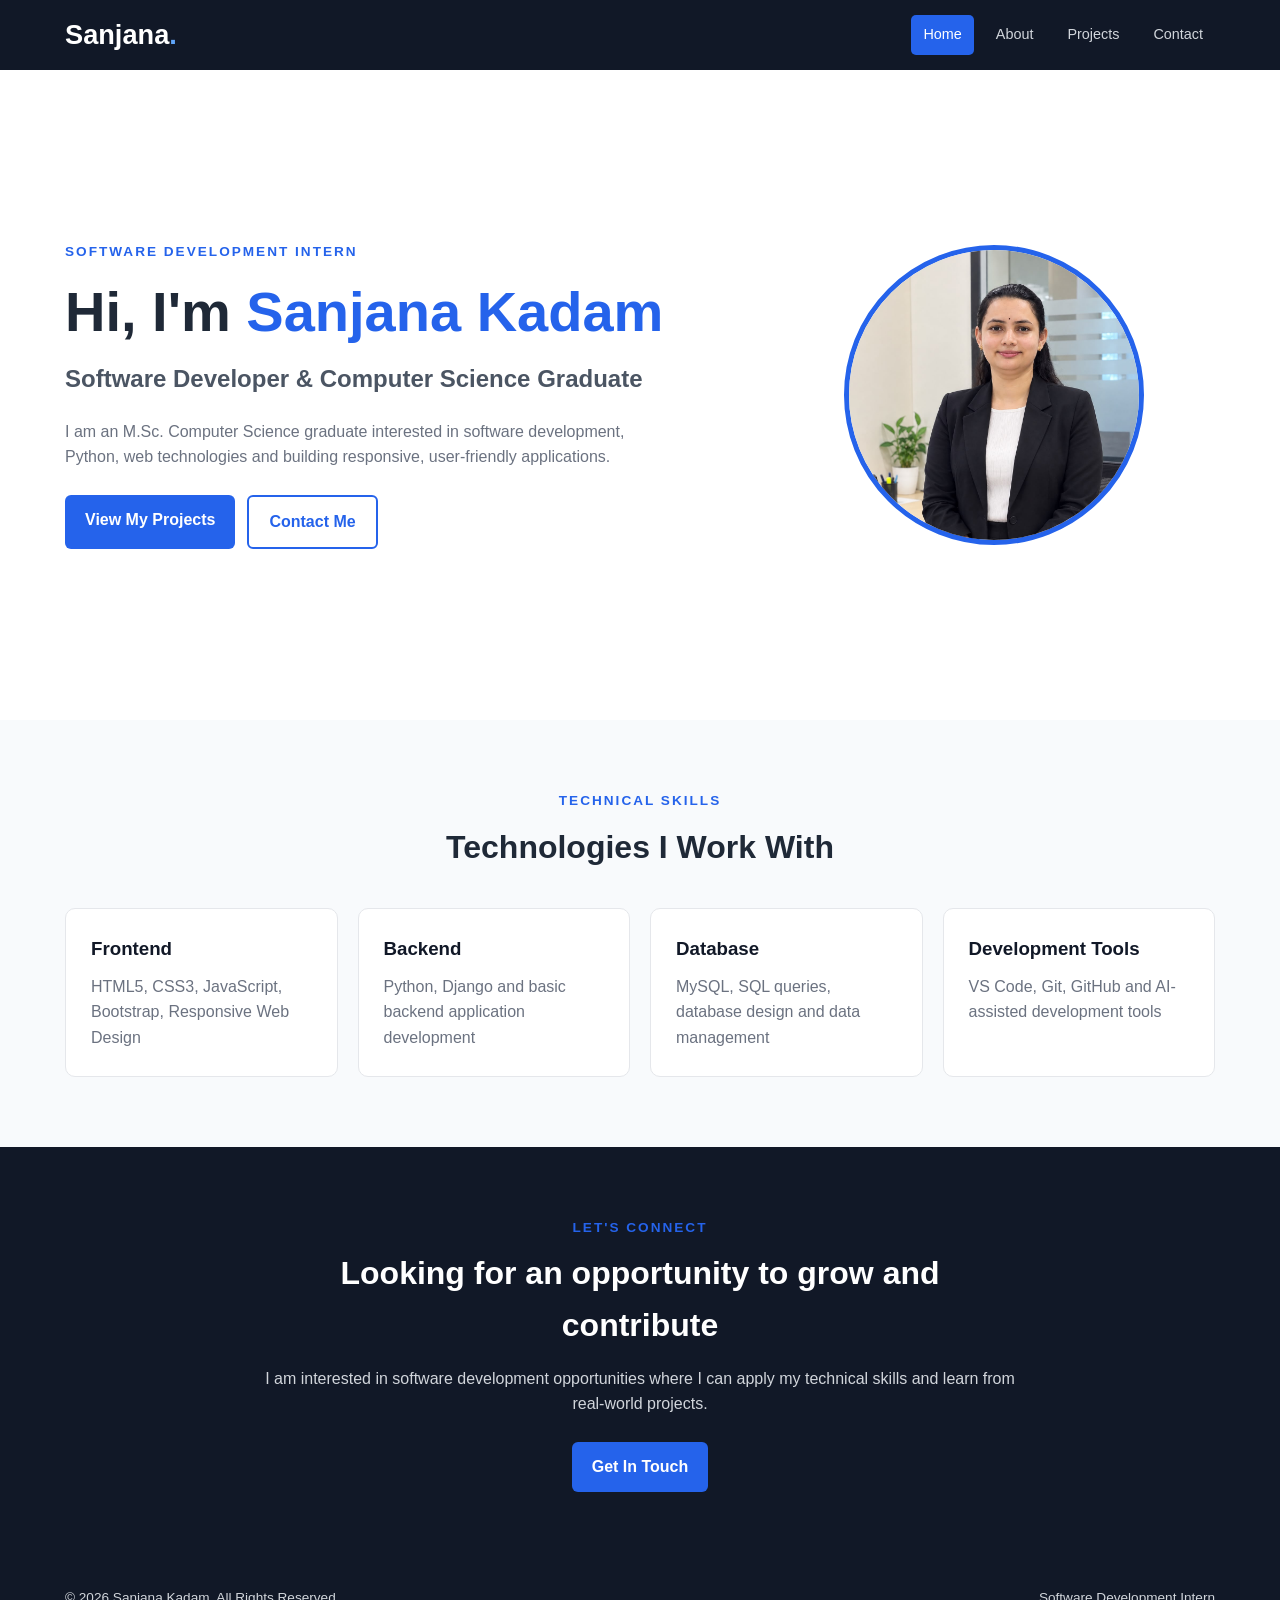
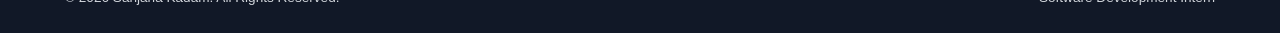
<file: index.html>
<!DOCTYPE html>
<html lang="en">

<head>
    <meta charset="UTF-8">

    <meta name="viewport" content="width=device-width, initial-scale=1.0">

    <meta name="description"
        content="Sanjana Kadam - Software Development Intern and Computer Science graduate portfolio">

    <title>Sanjana Kadam | Software Developer</title>

    <link rel="stylesheet" href="styles.css">
</head>

<body>

    <!-- Header -->
    <header class="site-header">

        <div class="container navbar">

            <a href="index.html" class="logo">
                Sanjana<span>.</span>
            </a>

            <nav aria-label="Main Navigation">
                <ul class="nav-links">
                    <li>
                        <a href="index.html" class="active">Home</a>
                    </li>

                    <li>
                        <a href="about.html">About</a>
                    </li>

                    <li>
                        <a href="projects.html">Projects</a>
                    </li>

                    <li>
                        <a href="contact.html">Contact</a>
                    </li>
                </ul>
            </nav>

        </div>

    </header>


    <main>

        <!-- Hero Section -->
        <section class="hero">

            <div class="container hero-grid">

                <div class="hero-content">

                    <p class="eyebrow">
                        SOFTWARE DEVELOPMENT INTERN
                    </p>

                    <h1>
                        Hi, I'm <span>Sanjana Kadam</span>
                    </h1>

                    <h2>
                        Software Developer & Computer Science Graduate
                    </h2>

                    <p class="hero-description">
                        I am an M.Sc. Computer Science graduate interested in
                        software development, Python, web technologies and
                        building responsive, user-friendly applications.
                    </p>

                    <div class="hero-buttons">

                        <a href="projects.html" class="btn btn-primary"> 
                            View My Projects
                        </a>

                        <a href="contact.html" class="btn btn-outline">
                            Contact Me
                        </a>

                    </div>

                </div>


                <div class="hero-image">

                    <img src="Sanjana Image.jpeg"
                        alt="Professional profile photo of Sanjana Kadam">

                </div>

            </div>

        </section>


        <!-- Skills -->
        <section class="skills-section">

            <div class="container">

                <div class="section-heading">
                    <p class="section-label">TECHNICAL SKILLS</p>

                    <h2>
                        Technologies I Work With
                    </h2>
                </div>


                <div class="skills-grid">

                    <article class="skill-card">
                        <h3>Frontend</h3>

                        <p>
                            HTML5, CSS3, JavaScript, Bootstrap,
                            Responsive Web Design
                        </p>
                    </article>


                    <article class="skill-card">
                        <h3>Backend</h3>

                        <p>
                            Python, Django and basic backend
                            application development
                        </p>
                    </article>


                    <article class="skill-card">
                        <h3>Database</h3>

                        <p>
                            MySQL, SQL queries, database design
                            and data management
                        </p>
                    </article>


                    <article class="skill-card">
                        <h3>Development Tools</h3>

                        <p>
                            VS Code, Git, GitHub and AI-assisted
                            development tools
                        </p>
                    </article>

                </div>

            </div>

        </section>


        <!-- CTA -->
        <section class="cta-section">

            <div class="container cta-content">

                <p class="section-label">
                    LET'S CONNECT
                </p>

                <h2>
                    Looking for an opportunity to grow and contribute
                </h2>

                <p>
                    I am interested in software development opportunities
                    where I can apply my technical skills and learn from
                    real-world projects.
                </p>

                <a href="contact.html" class="btn btn-primary">
                    Get In Touch
                </a>

            </div>

        </section>

    </main>


    <!-- Footer -->
    <footer class="site-footer">

        <div class="container footer-content">

            <p>
                © 2026 Sanjana Kadam. All Rights Reserved.
            </p>

            <p>
                Software Development Intern
            </p>

        </div>

    </footer>

</body>

</html>
</file>
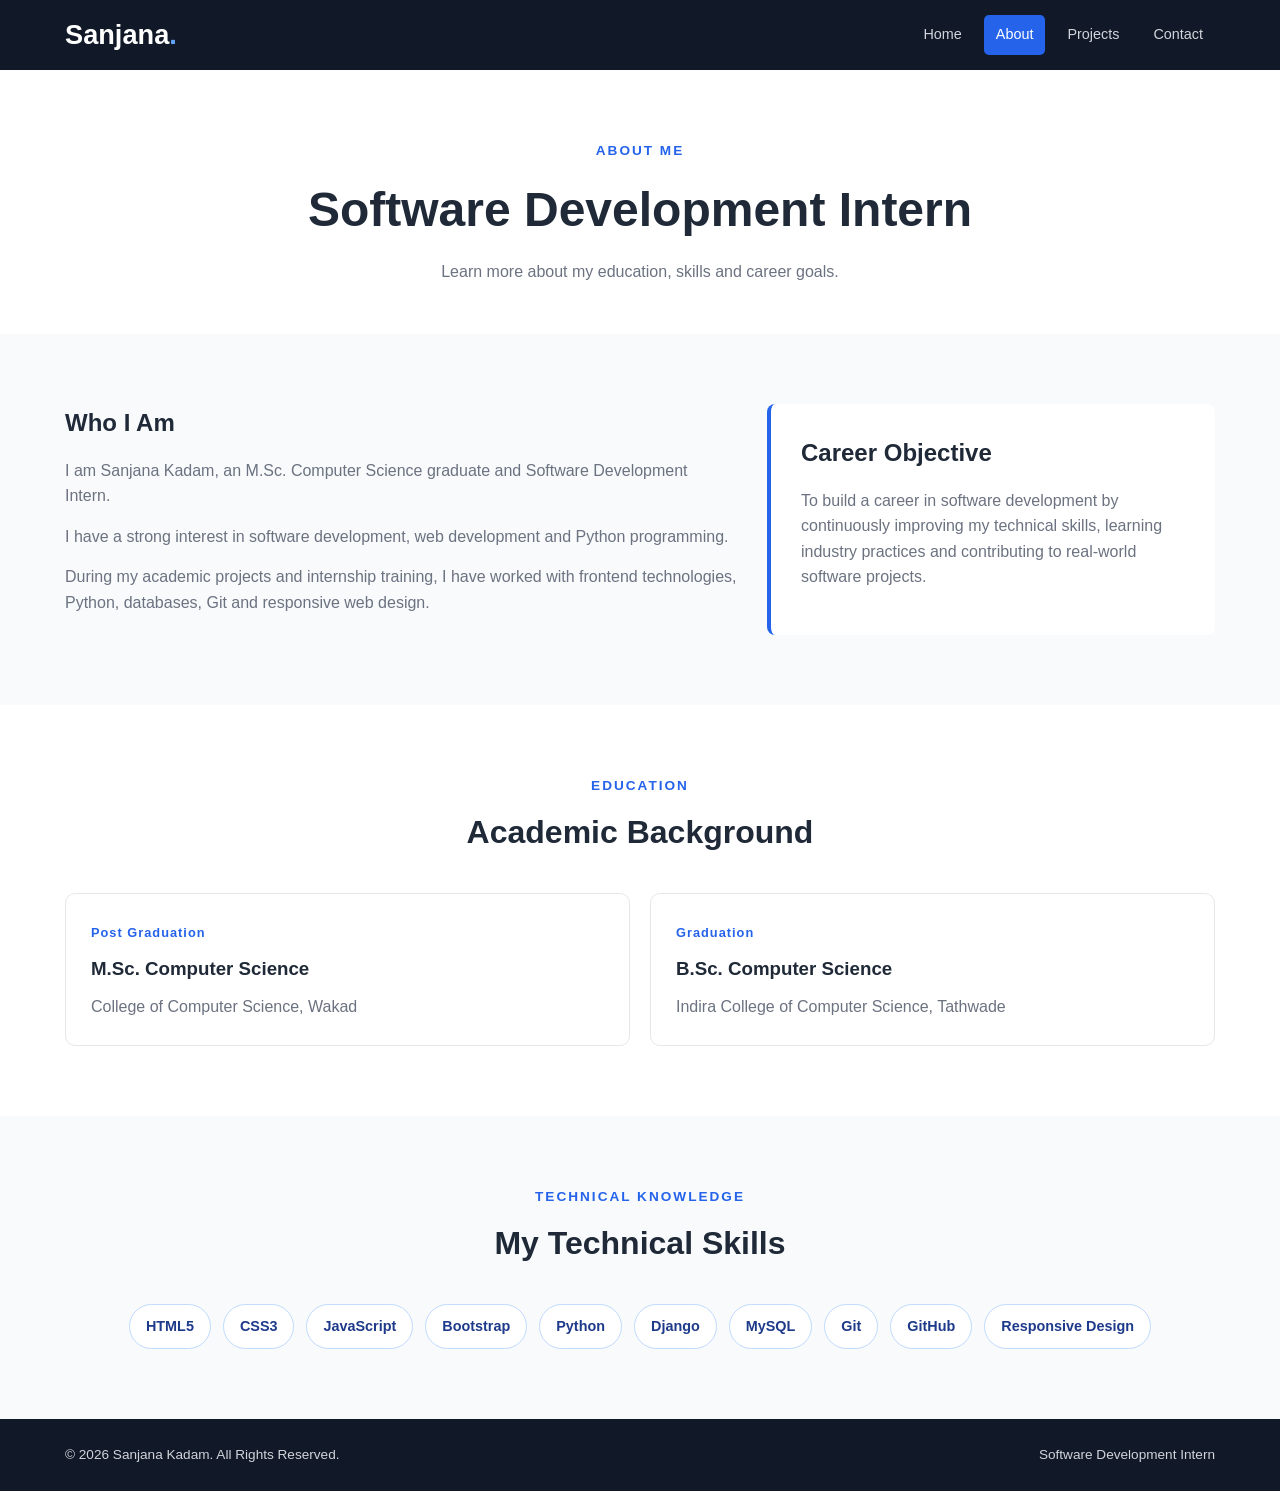
<file: about.html>
<!DOCTYPE html>
<html lang="en">

<head>

    <meta charset="UTF-8">

    <meta name="viewport" content="width=device-width, initial-scale=1.0">

    <meta name="description"
        content="About Sanjana Kadam - Software Development Intern">

    <title>About | Sanjana Kadam</title>

    <link rel="stylesheet" href="styles.css">

</head>

<body>

    <!-- Header -->
    <header class="site-header">

        <div class="container navbar">

            <a href="index.html" class="logo">
                Sanjana<span>.</span>
            </a>

            <nav aria-label="Main Navigation">

                <ul class="nav-links">

                    <li>
                        <a href="index.html">Home</a>
                    </li>

                    <li>
                        <a href="about.html" class="active">
                            About
                        </a>
                    </li>

                    <li>
                        <a href="projects.html">
                            Projects
                        </a>
                    </li>

                    <li>
                        <a href="contact.html">
                            Contact
                        </a>
                    </li>

                </ul>

            </nav>

        </div>

    </header>


    <main>

        <!-- Page Header -->
        <section class="page-header">

            <div class="container">

                <p class="section-label">
                    ABOUT ME
                </p>

                <h1>
                    Software Development Intern
                </h1>

                <p>
                    Learn more about my education, skills and career goals.
                </p>

            </div>

        </section>


        <!-- About -->
        <section class="about-section">

            <div class="container about-grid">

                <div>

                    <h2>
                        Who I Am
                    </h2>

                    <p>
                        I am Sanjana Kadam, an M.Sc. Computer Science
                        graduate and Software Development Intern.
                    </p>

                    <p>
                        I have a strong interest in software development,
                        web development and Python programming.
                    </p>

                    <p>
                        During my academic projects and internship training,
                        I have worked with frontend technologies, Python,
                        databases, Git and responsive web design.
                    </p>

                </div>


                <div class="info-card">

                    <h2>
                        Career Objective
                    </h2>

                    <p>
                        To build a career in software development by
                        continuously improving my technical skills,
                        learning industry practices and contributing
                        to real-world software projects.
                    </p>

                </div>

            </div>

        </section>


        <!-- Education -->
        <section class="education-section">

            <div class="container">

                <div class="section-heading">

                    <p class="section-label">
                        EDUCATION
                    </p>

                    <h2>
                        Academic Background
                    </h2>

                </div>


                <div class="education-grid">

                    <article class="education-card">

                        <span>
                            Post Graduation
                        </span>

                        <h3>
                            M.Sc. Computer Science
                        </h3>

                        <p>
                            College of Computer Science, Wakad
                        </p>

                        

                    </article>


                    <article class="education-card">

                        <span>
                            Graduation
                        </span>

                        <h3>
                            B.Sc. Computer Science
                        </h3>

                        <p>
                            Indira College of Computer Science,
                            Tathwade
                        </p>

                    </article>

                </div>

            </div>

        </section>


        <!-- Technical Skills -->
        <section class="technical-section">

            <div class="container">

                <div class="section-heading">

                    <p class="section-label">
                        TECHNICAL KNOWLEDGE
                    </p>

                    <h2>
                        My Technical Skills
                    </h2>

                </div>


                <div class="technology-list">

                    <span>HTML5</span>

                    <span>CSS3</span>

                    <span>JavaScript</span>

                    <span>Bootstrap</span>

                    <span>Python</span>

                    <span>Django</span>

                    <span>MySQL</span>

                    <span>Git</span>

                    <span>GitHub</span>

                    <span>Responsive Design</span>

                </div>

            </div>

        </section>

    </main>


    <footer class="site-footer">

        <div class="container footer-content">

            <p>
                © 2026 Sanjana Kadam. All Rights Reserved.
            </p>

            <p>
                Software Development Intern
            </p>

        </div>

    </footer>

</body>

</html>
</file>
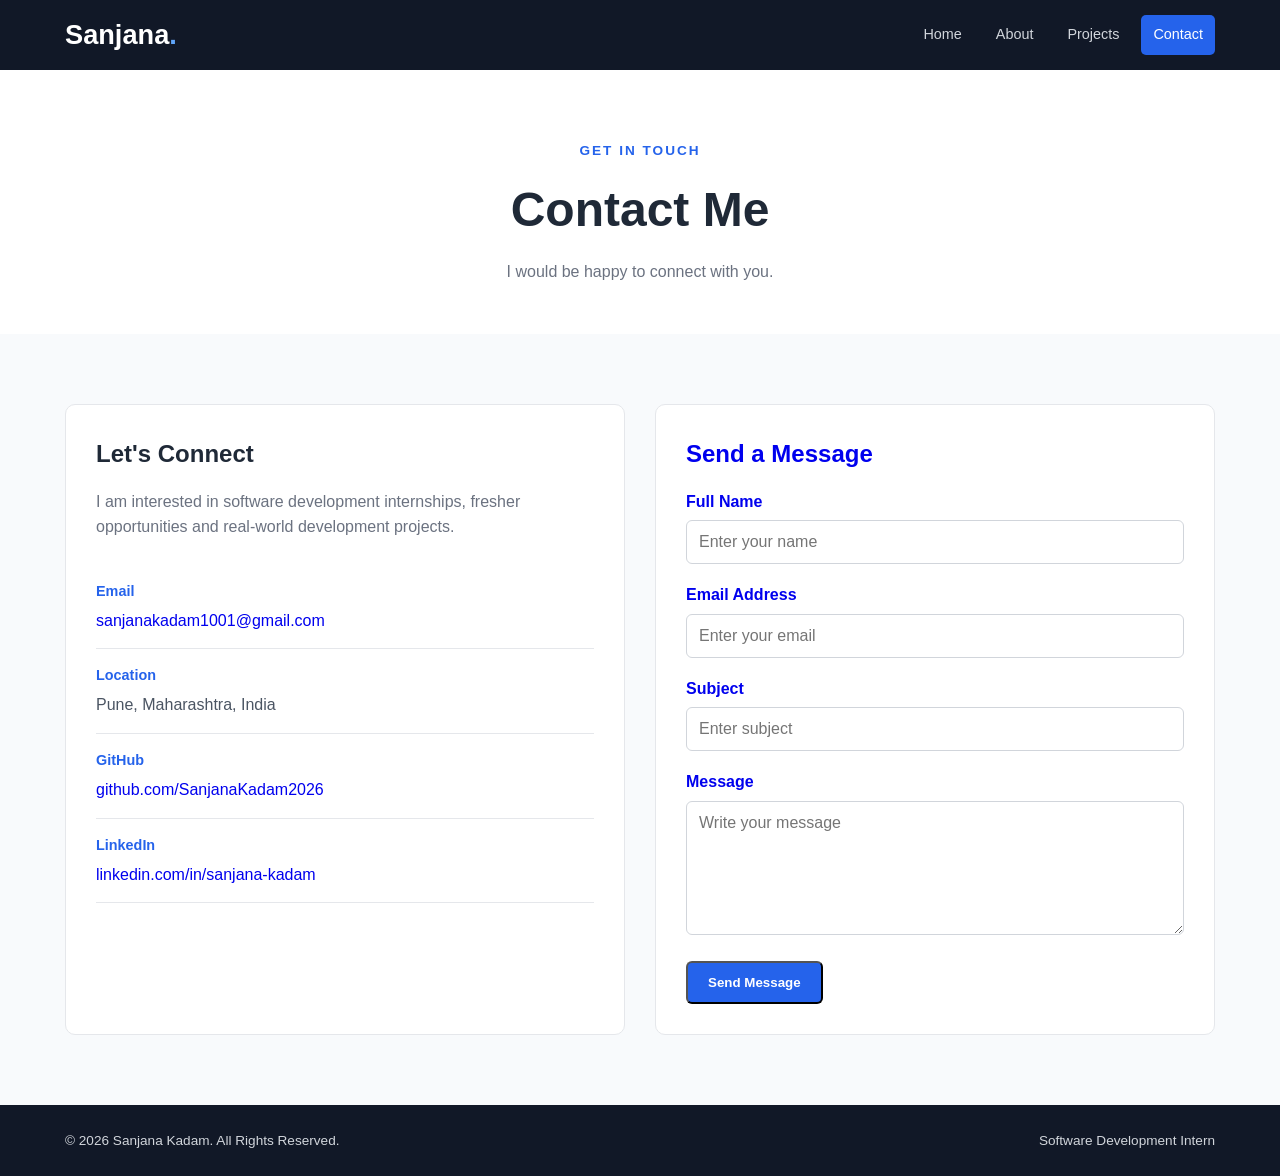
<file: contact.html>
<!DOCTYPE html>
<html lang="en">

<head>

    <meta charset="UTF-8">

    <meta name="viewport"
        content="width=device-width, initial-scale=1.0">

    <meta name="description"
        content="Contact Sanjana Kadam">

    <title>Contact | Sanjana Kadam</title>

    <link rel="stylesheet" href="styles.css">

</head>

<body>

    <header class="site-header">

        <div class="container navbar">

            <a href="index.html" class="logo">
                Sanjana<span>.</span>
            </a>

            <nav aria-label="Main Navigation">

                <ul class="nav-links">

                    <li>
                        <a href="index.html">
                            Home
                        </a>
                    </li>

                    <li>
                        <a href="about.html">
                            About
                        </a>
                    </li>

                    <li>
                        <a href="projects.html">
                            Projects
                        </a>
                    </li>

                    <li>
                        <a href="contact.html" class="active">
                            Contact
                        </a>
                    </li>

                </ul>

            </nav>

        </div>

    </header>


    <main>

        <section class="page-header">

            <div class="container">

                <p class="section-label">
                    GET IN TOUCH
                </p>

                <h1>
                    Contact Me
                </h1>

                <p>
                    I would be happy to connect with you.
                </p>

            </div>

        </section>


        <section class="contact-section">

            <div class="container contact-grid">


                <!-- Contact Information -->

                <div class="contact-info">

                    <h2>
                        Let's Connect
                    </h2>

                    <p>
                        I am interested in software development
                        internships, fresher opportunities and
                        real-world development projects.
                    </p>


                    <div class="contact-item">

                        <h3>Email</h3>

                        <p>
                            <a href="mailto:sanjanakadam1001@gmail.com">sanjanakadam1001@gmail.com</a>
                        </p>

                    </div>


                    <div class="contact-item">

                        <h3>Location</h3>

                        <p>
                            Pune, Maharashtra, India
                        </p>

                    </div>


                    <div class="contact-item">

                        <h3>GitHub</h3>

                        <p>
                            <a href="https://github.com/SanjanaKadam2026" target="_blank" rel="noopener noreferrer">
                                github.com/SanjanaKadam2026
                            </a>
                        </p>

                    </div>


                    <div class="contact-item">

                        <h3>LinkedIn</h3>

                        <p>
                            <a href="https://www.linkedin.com/in/sanjana-kadam-454954407/?isSelfProfile=true" target="_blank" rel="noopener noreferrer">
                                linkedin.com/in/sanjana-kadam
                        </p>

                    </div>

                </div>


                <!-- Contact Form -->

                <div class="contact-form">

                    <h2>
                        Send a Message
                    </h2>

                    <form action="#" method="post">

                        <div class="form-group">

                            <label for="name">
                                Full Name
                            </label>

                            <input
                                type="text"
                                id="name"
                                name="name"
                                placeholder="Enter your name"
                                required
                            >

                        </div>


                        <div class="form-group">

                            <label for="email">
                                Email Address
                            </label>

                            <input
                                type="email"
                                id="email"
                                name="email"
                                placeholder="Enter your email"
                                required
                            >

                        </div>


                        <div class="form-group">

                            <label for="subject">
                                Subject
                            </label>

                            <input
                                type="text"
                                id="subject"
                                name="subject"
                                placeholder="Enter subject"
                                required
                            >

                        </div>


                        <div class="form-group">

                            <label for="message">
                                Message
                            </label>

                            <textarea
                                id="message"
                                name="message"
                                rows="6"
                                placeholder="Write your message"
                                required
                            ></textarea>

                        </div>


                        <button
                            type="submit"
                            class="btn btn-primary">

                            Send Message

                        </button>

                    </form>

                </div>

            </div>

        </section>

    </main>


    <footer class="site-footer">

        <div class="container footer-content">

            <p>
                © 2026 Sanjana Kadam. All Rights Reserved.
            </p>

            <p>
                Software Development Intern
            </p>

        </div>

    </footer>

</body>

</html>
</file>
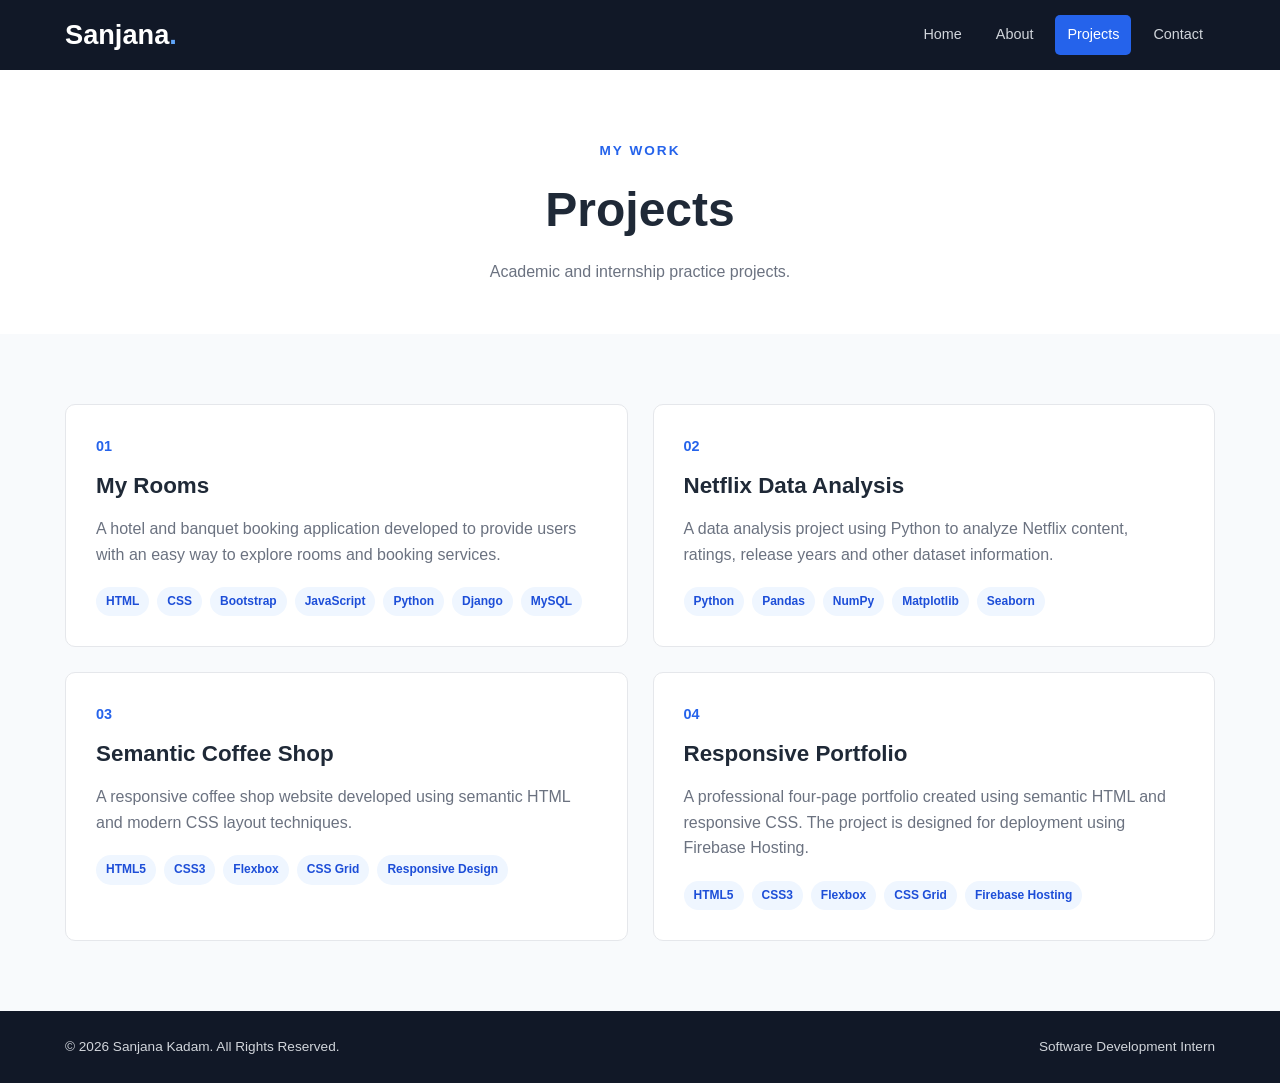
<file: projects.html>
<!DOCTYPE html>
<html lang="en">

<head>

    <meta charset="UTF-8">

    <meta name="viewport"
        content="width=device-width, initial-scale=1.0">

    <meta name="description"
        content="Projects developed by Sanjana Kadam">

    <title>Projects | Sanjana Kadam</title>

    <link rel="stylesheet" href="styles.css">

</head>

<body>

    <header class="site-header">

        <div class="container navbar">

            <a href="index.html" class="logo">
                Sanjana<span>.</span>
            </a>

            <nav aria-label="Main Navigation">

                <ul class="nav-links">

                    <li>
                        <a href="index.html">Home</a>
                    </li>

                    <li>
                        <a href="about.html">About</a>
                    </li>

                    <li>
                        <a href="projects.html" class="active">
                            Projects
                        </a>
                    </li>

                    <li>
                        <a href="contact.html">Contact</a>
                    </li>

                </ul>

            </nav>

        </div>

    </header>


    <main>

        <section class="page-header">

            <div class="container">

                <p class="section-label">
                    MY WORK
                </p>

                <h1>
                    Projects
                </h1>

                <p>
                    Academic and internship practice projects.
                </p>

            </div>

        </section>


        <section class="projects-section">

            <div class="container projects-grid">


                <!-- Project 1 -->

                <article class="project-card">

                    <div class="project-number">
                        01
                    </div>

                    <h2>
                        My Rooms
                    </h2>

                    <p>
                        A hotel and banquet booking application
                        developed to provide users with an easy
                        way to explore rooms and booking services.
                    </p>

                    <div class="project-tech">

                        <span>HTML</span>
                        <span>CSS</span>
                        <span>Bootstrap</span>
                        <span>JavaScript</span>
                        <span>Python</span>
                        <span>Django</span>
                        <span>MySQL</span>

                    </div>

                </article>


                <!-- Project 2 -->

                <article class="project-card">

                    <div class="project-number">
                        02
                    </div>

                    <h2>
                        Netflix Data Analysis
                    </h2>

                    <p>
                        A data analysis project using Python to
                        analyze Netflix content, ratings, release
                        years and other dataset information.
                    </p>

                    <div class="project-tech">

                        <span>Python</span>
                        <span>Pandas</span>
                        <span>NumPy</span>
                        <span>Matplotlib</span>
                        <span>Seaborn</span>

                    </div>

                </article>


                <!-- Project 3 -->

                <article class="project-card">

                    <div class="project-number">
                        03
                    </div>

                    <h2>
                        Semantic Coffee Shop
                    </h2>

                    <p>
                        A responsive coffee shop website developed
                        using semantic HTML and modern CSS layout
                        techniques.
                    </p>

                    <div class="project-tech">

                        <span>HTML5</span>
                        <span>CSS3</span>
                        <span>Flexbox</span>
                        <span>CSS Grid</span>
                        <span>Responsive Design</span>

                    </div>

                </article>


                <!-- Project 4 -->

                <article class="project-card">

                    <div class="project-number">
                        04
                    </div>

                    <h2>
                        Responsive Portfolio
                    </h2>

                    <p>
                        A professional four-page portfolio created
                        using semantic HTML and responsive CSS.
                        The project is designed for deployment
                        using Firebase Hosting.
                    </p>

                    <div class="project-tech">

                        <span>HTML5</span>
                        <span>CSS3</span>
                        <span>Flexbox</span>
                        <span>CSS Grid</span>
                        <span>Firebase Hosting</span>

                    </div>

                </article>

            </div>

        </section>

    </main>


    <footer class="site-footer">

        <div class="container footer-content">

            <p>
                © 2026 Sanjana Kadam. All Rights Reserved.
            </p>

            <p>
                Software Development Intern
            </p>

        </div>

    </footer>

</body>

</html>
</file>
<file: styles.css>
* {
    margin: 0;
    padding: 0;
    box-sizing: border-box;
}

html {
    scroll-behavior: smooth;
}

body {
    font-family: Arial, Helvetica, sans-serif;
    line-height: 1.6;
    color: #1f2937;
    background: #f8fafc;
}




.hero-image img{
    width:220px;
    height:200px;
    object-fit: cover;
    border-radius: 50%;
    object-position: top center;
    border: 4px solid #2563eb;
    display: block;

}

a {
    text-decoration: none;
}

ul {
    list-style: none;
}




.container {
    width: min(90%, 1150px);
    margin-inline: auto;
}

main {
    min-height: 80vh;
}

.section-label {
    color: #2563eb;
    font-size: 0.85rem;
    font-weight: 700;
    letter-spacing: 2px;
    margin-bottom: 10px;
}

.section-heading {
    text-align: center;
    margin-bottom: 35px;
}

.section-heading h2 {
    font-size: 2rem;
}




.site-header {
    background: #111827;
    position: sticky;
    top: 0;
    z-index: 1000;
}

.navbar {
    min-height: 70px;

    display: flex;
    flex-direction: column;

    justify-content: center;
    align-items: center;

    gap: 15px;
}

.logo {
    color: #ffffff;
    font-size: 1.7rem;
    font-weight: 700;
}

.logo span {
    color: #60a5fa;
}

.nav-links {
    display: flex;
    flex-wrap: wrap;
    justify-content: center;
    gap: 5px;
}

.nav-links a {
    display: block;

    color: #d1d5db;

    padding: 8px 12px;

    font-size: 0.9rem;

    border-radius: 5px;

    transition: 0.3s;
}

.nav-links a:hover,
.nav-links a.active {
    color: #ffffff;
    background: #2563eb;
}




.hero {
    padding: 70px 0;
    background: #ffffff;
}

.hero-grid {
    display: grid;
    gap: 45px;
    align-items: center;
}

.hero-content {
    text-align: center;
}

.eyebrow {
    color: #2563eb;

    font-size: 0.85rem;

    font-weight: 700;

    letter-spacing: 2px;

    margin-bottom: 15px;
}

.hero h1 {
    font-size: 2.4rem;
    line-height: 1.2;
    margin-bottom: 15px;
}

.hero h1 span {
    color: #2563eb;
}

.hero h2 {
    font-size: 1.2rem;
    color: #4b5563;
    margin-bottom: 20px;
}

.hero-description {
    max-width: 600px;
    margin: 0 auto 25px;
    color: #6b7280;
}

.hero-buttons {
    display: flex;
    flex-direction: column;
    gap: 12px;
}

.hero-image {
    display: flex;
    justify-content: center;
}

.hero-image img {
    width: 220px;
    height: 220px;

    object-fit: cover;

    border-radius: 50%;

    border: 5px solid #2563eb;
}



.btn {
    display: inline-block;

    padding: 12px 20px;

    border-radius: 6px;

    font-weight: 600;

    text-align: center;

    transition: 0.3s;
}

.btn-primary {
    color: #ffffff;
    background: #2563eb;
}

.btn-primary:hover {
    background: #1d4ed8;
}

.btn-outline {
    color: #2563eb;
    border: 2px solid #2563eb;
}

.btn-outline:hover {
    color: #ffffff;
    background: #2563eb;
}




.skills-section {
    padding: 70px 0;
}

.skills-grid {
    display: grid;
    grid-template-columns: 1fr;
    gap: 20px;
}

.skill-card {
    background: #ffffff;

    padding: 25px;

    border: 1px solid #e5e7eb;

    border-radius: 10px;

    transition: 0.3s;
}

.skill-card:hover {
    transform: translateY(-5px);
    border-color: #2563eb;
}

.skill-card h3 {
    margin-bottom: 10px;
    color: #111827;
}

.skill-card p {
    color: #6b7280;
}




.cta-section {
    padding: 70px 0;
    background: #111827;
    color: #ffffff;
    text-align: center;
}

.cta-content {
    max-width: 750px;
}

.cta-content h2 {
    font-size: 2rem;
    margin-bottom: 15px;
}

.cta-content p:not(.section-label) {
    color: #d1d5db;
    margin-bottom: 25px;
}




.page-header {
    padding: 70px 0 50px;

    text-align: center;

    background: #ffffff;
}

.page-header h1 {
    font-size: 2.3rem;
    margin-bottom: 10px;
}

.page-header p:last-child {
    color: #6b7280;
}




.about-section {
    padding: 70px 0;
}

.about-grid {
    display: grid;
    gap: 30px;
}

.about-grid h2 {
    margin-bottom: 15px;
}

.about-grid p {
    color: #6b7280;
    margin-bottom: 15px;
}

.info-card {
    background: #ffffff;

    padding: 30px;

    border-left: 4px solid #2563eb;

    border-radius: 8px;
}



.education-section {
    padding: 70px 0;
    background: #ffffff;
}

.education-grid {
    display: grid;
    gap: 20px;
}

.education-card {
    padding: 25px;

    border: 1px solid #e5e7eb;

    border-radius: 10px;
}

.education-card span {
    color: #2563eb;

    font-size: 0.8rem;

    font-weight: 700;

    letter-spacing: 1px;
}

.education-card h3 {
    margin: 10px 0;
}

.education-card p {
    color: #6b7280;
}

.education-card strong {
    color: #111827;
}




.technical-section {
    padding: 70px 0;
}

.technology-list {
    display: flex;

    flex-wrap: wrap;

    justify-content: center;

    gap: 12px;
}

.technology-list span {
    background: #ffffff;

    color: #1e3a8a;

    border: 1px solid #bfdbfe;

    padding: 10px 16px;

    border-radius: 25px;

    font-size: 0.9rem;

    font-weight: 600;
}



.projects-section {
    padding: 70px 0;
}

.projects-grid {
    display: grid;

    grid-template-columns: 1fr;

    gap: 25px;
}

.project-card {
    background: #ffffff;

    padding: 30px;

    border: 1px solid #e5e7eb;

    border-radius: 10px;

    transition: 0.3s;
}

.project-card:hover {
    transform: translateY(-5px);

    border-color: #2563eb;
}

.project-number {
    color: #2563eb;

    font-size: 0.9rem;

    font-weight: 700;

    margin-bottom: 10px;
}

.project-card h2 {
    font-size: 1.4rem;
    margin-bottom: 12px;
}

.project-card > p {
    color: #6b7280;
    margin-bottom: 20px;
}

.project-tech {
    display: flex;

    flex-wrap: wrap;

    gap: 8px;
}

.project-tech span {
    background: #eff6ff;

    color: #1d4ed8;

    padding: 5px 10px;

    border-radius: 15px;

    font-size: 0.75rem;

    font-weight: 600;
}




.contact-section {
    padding: 70px 0;
}

.contact-grid {
    display: grid;
    gap: 30px;
}

.contact-info,
.contact-form {
    background: #ffffff;

    padding: 30px;

    border: 1px solid #e5e7eb;

    border-radius: 10px;
}

.contact-info h2,
.contact-form h2 {
    margin-bottom: 15px;
}

.contact-info > p {
    color: #6b7280;

    margin-bottom: 25px;
}

.contact-item {
    padding: 15px 0;

    border-bottom: 1px solid #e5e7eb;
}

.contact-item h3 {
    font-size: 0.9rem;
    color: #2563eb;
}

.contact-item p {
    margin-top: 5px;
    color: #4b5563;
}




.form-group {
    margin-bottom: 18px;
}

.form-group label {
    display: block;

    margin-bottom: 6px;

    font-weight: 600;
}

.form-group input,
.form-group textarea {
    width: 100%;

    padding: 12px;

    font-family: inherit;

    font-size: 1rem;

    border: 1px solid #d1d5db;

    border-radius: 6px;

    outline: none;
}

.form-group input:focus,
.form-group textarea:focus {
    border-color: #2563eb;

    box-shadow: 0 0 0 2px #dbeafe;
}

.form-group textarea {
    resize: vertical;
}




.site-footer {
    background: #111827;

    color: #d1d5db;

    padding: 25px 0;
}

.footer-content {
    display: flex;

    flex-direction: column;

    align-items: center;

    text-align: center;

    gap: 5px;
}

.footer-content p {
    margin: 0;

    font-size: 0.85rem;
}


/* TABLET */

@media (min-width: 600px) {

    .navbar {
        flex-direction: row;

        justify-content: space-between;
    }


    .hero {
        padding: 90px 0;
    }


    .hero-content {
        text-align: left;
    }


    .hero-description {
        margin-left: 0;
    }


    .hero-buttons {
        flex-direction: row;
    }


    .hero-grid {
        grid-template-columns: 1.5fr 1fr;
    }


    .skills-grid {
        grid-template-columns: repeat(2, 1fr);
    }


    .about-grid {
        grid-template-columns: 1.5fr 1fr;
    }


    .education-grid {
        grid-template-columns: repeat(2, 1fr);
    }


    .projects-grid {
        grid-template-columns: repeat(2, 1fr);
    }


    .contact-grid {
        grid-template-columns: 1fr 1fr;
    }


    .footer-content {
        flex-direction: row;

        justify-content: space-between;
    }

}


/* DESKTOP */

@media (min-width: 900px) {

    .nav-links {
        gap: 10px;
    }


    .hero h1 {
        font-size: 3.5rem;
    }


    .hero h2 {
        font-size: 1.5rem;
    }


    .hero-image img {
        width: 300px;
        height: 300px;
    }


    .skills-grid {
        grid-template-columns: repeat(4, 1fr);
    }


    .page-header h1 {
        font-size: 3rem;
    }

}


/* LARGE DESKTOP */

@media (min-width: 1200px) {

    .hero {
        min-height: 650px;

        display: flex;

        align-items: center;
    }

}
</file>
